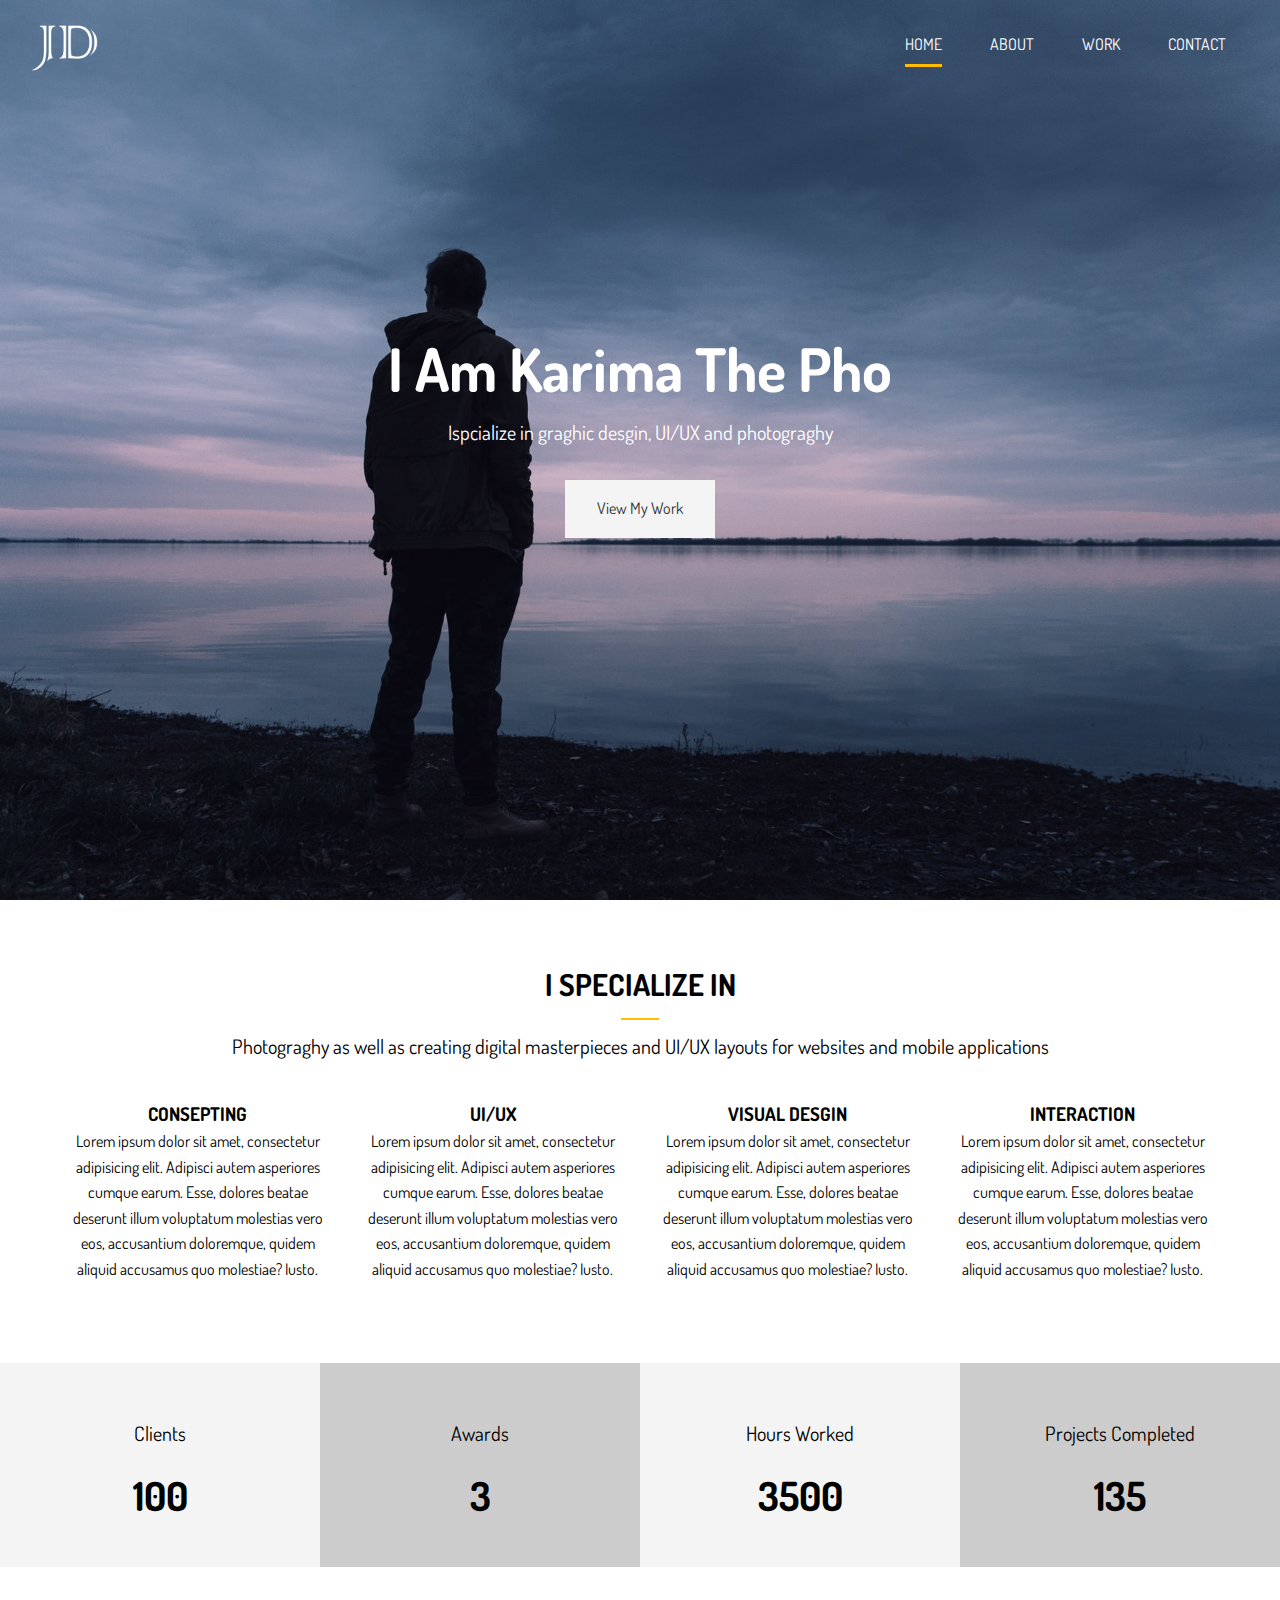
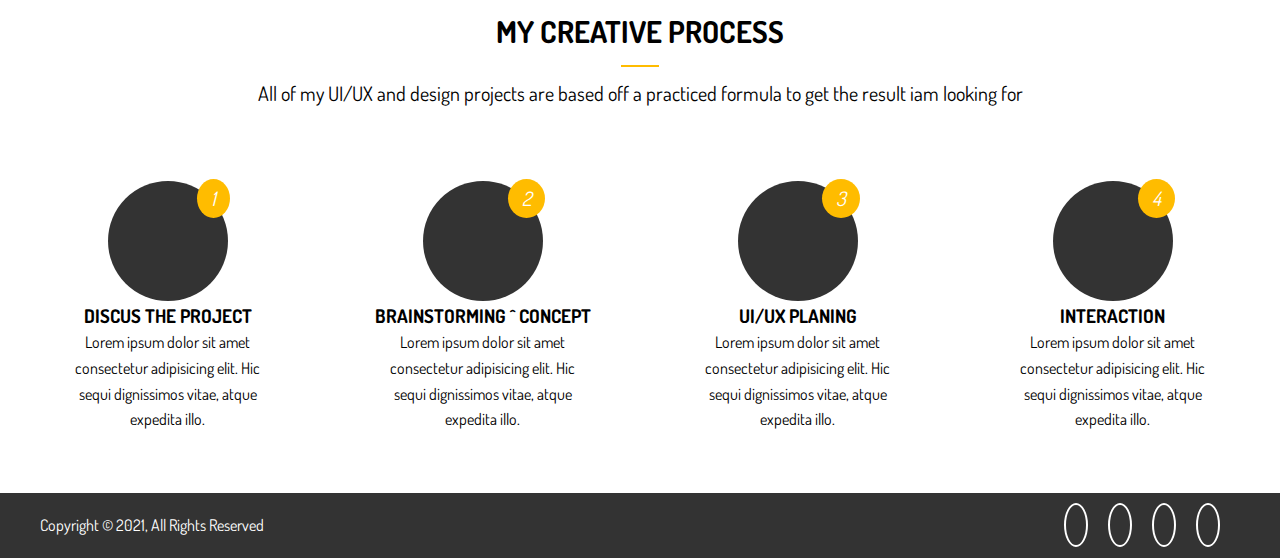
<file: index.html>
<!DOCTYPE html>
<html lang="en">

<head>
    <meta charset="UTF-8">
    <meta name="viewport" content="width=device-width, initial-scale=1.0">

    <link rel="stylesheet" href="./style.css">
    <link rel="stylesheet" href="https://pro.fontawesome.com/releases/v5.10.0/css/all.css"
        integrity="sha384-AYmEC3Yw5cVb3ZcuHtOA93w35dYTsvhLPVnYs9eStHfGJvOvKxVfELGroGkvsg+p" crossorigin="anonymous" />
    <link rel="preconnect" href="https://fonts.googleapis.com">
    <link rel="preconnect" href="https://fonts.gstatic.com" crossorigin>
    <link href="https://fonts.googleapis.com/css2?family=Dosis:wght@200;400;500&display=swap" rel="stylesheet">
    <title> karima diaa | Web Developer</title>
</head>

<body>
    <header class="container">
        <nav class="content">
            <img src="./imag/logo.png" alt="photo" id="logo">
            <ul>
                <li><a href="./index.html" class="active">HOME</a></li>
                <li><a href="./about.html">ABOUT</a></li>
                <li><a href="./work.html">WORK</a></li>
                <li><a href="./contact.html">CONTACT</a></li>
            </ul>
        </nav>
        <div class="hedding head">
            <h1>I Am Karima The <span class="txt-type" data-wait="3000"
                    data-words='["Photographer","Desginer","UI/UX Dev"]'></span></h1>
            <p class="par-1">Ispcialize in graghic desgin, UI/UX and photograghy </p>
            <a href="./work.html" class="ptn-1 ptn">View My Work </a>
        </div>
    </header>
    <section class="part-a m-x">
        <div class="home">
            <div class="part-1">
                <h2>I SPECIALIZE IN</h2>
                <div class="line"></div>
                <p class="par-1">Photograghy as well as creating digital masterpieces and UI/UX layouts for websites and
                    mobile applications</p>
            </div>

            <div class="group-1">
                <div class="group-a">
                    <i class="fas fa-file-alt fa-2x"></i>
                    <h3>CONSEPTING</h3>
                    <p>Lorem ipsum dolor sit amet, consectetur adipisicing elit. Adipisci autem asperiores cumque earum.
                        Esse, dolores beatae deserunt illum voluptatum molestias vero eos, accusantium doloremque,
                        quidem aliquid accusamus quo molestiae? Iusto.</p>
                </div>
                <div class="group-a">
                    <i class="fas fa-desktop fa-2x"></i>
                    <h3>UI/UX</h3>
                    <p>Lorem ipsum dolor sit amet, consectetur adipisicing elit. Adipisci autem asperiores cumque earum.
                        Esse, dolores beatae deserunt illum voluptatum molestias vero eos, accusantium doloremque,
                        quidem aliquid accusamus quo molestiae? Iusto.</p>
                </div>
                <div class="group-a">
                    <i class="fas fa-object-ungroup fa-2x"></i>
                    <h3>VISUAL DESGIN</h3>
                    <p>Lorem ipsum dolor sit amet, consectetur adipisicing elit. Adipisci autem asperiores cumque earum.
                        Esse, dolores beatae deserunt illum voluptatum molestias vero eos, accusantium doloremque,
                        quidem aliquid accusamus quo molestiae? Iusto.</p>
                </div>
                <div class="group-a">
                    <i class="fas fa-thumbs-up fa-2x"></i>
                    <h3>INTERACTION</h3>
                    <p>Lorem ipsum dolor sit amet, consectetur adipisicing elit. Adipisci autem asperiores cumque earum.
                        Esse, dolores beatae deserunt illum voluptatum molestias vero eos, accusantium doloremque,
                        quidem aliquid accusamus quo molestiae? Iusto.</p>
                </div>
            </div>
        </div>
    </section>
    <section class="part-b">
        <div class="back-light " id="center">
            <ul>
                <li><i class="fas fa-users fa-3x "></i></li>
                <li class="title">Clients</li>
                <li class="bold">100</li>
            </ul>
        </div>
        <div class="back-gray" id="center">
            <ul>
                <li><i class="fas fa-award fa-3x "></i></li>
                <li class="title">Awards</li>
                <li class="bold">3</li>
            </ul>
        </div>
        <div class="back-light" id="center">
            <ul>
                <li><i class="fas fa-hourglass-start fa-3x "></i></li>
                <li class="title">Hours Worked</li>
                <li class="bold">3500</li>
            </ul>
        </div>
        <div class="back-gray" id="center">
            <ul>
                <li><i class="fas fa-code-branch fa-3x "></i></li>
                <li class="title">Projects Completed</li>
                <li class="bold">135</li>
            </ul>
        </div>
    </section>
    <section class="home">
        <div class="part-1">
            <h2>MY CREATIVE PROCESS</h2>
            <div class="line"></div>
            <p class="par-1">All of my UI/UX and design projects are based off a practiced formula to get the result iam
                looking for</p>
        </div>
        <div class="project">
            <div class="d-flex">
                <div class="circle">
                    <i class="fas fa-file-alt fa-4x ">
                        <div class="count">1</div>
                    </i>
                </div>
                <h3>DISCUS THE PROJECT</h3>
                <p>Lorem ipsum dolor sit amet consectetur adipisicing elit. Hic sequi dignissimos vitae, atque expedita
                    illo.</p>
            </div>

            <div class="d-flex">
                <div class="circle">
                    <i class="fas fa-desktop fa-4x ">
                        <div class="count">2</div>
                    </i>
                </div>
                <h3>BRAINSTORMING ^ CONCEPT</h3>
                <p>Lorem ipsum dolor sit amet consectetur adipisicing elit. Hic sequi dignissimos vitae, atque expedita
                    illo.</p>
            </div>
            <div class="d-flex">
                <div class="circle">
                    <i class="fas fa-object-ungroup fa-4x ">
                        <div class="count">3</div>
                    </i>
                </div>
                <h3>UI/UX PLANING</h3>
                <p>Lorem ipsum dolor sit amet consectetur adipisicing elit. Hic sequi dignissimos vitae, atque expedita
                    illo.</p>
            </div>
            <div class="d-flex">
                <div class="circle">
                    <i class="fas fa-thumbs-up fa-4x ">
                        <div class="count">4</div>
                    </i>
                </div>
                <h3>INTERACTION</h3>
                <p>Lorem ipsum dolor sit amet consectetur adipisicing elit. Hic sequi dignissimos vitae, atque expedita
                    illo.</p>
            </div>
        </div>
    </section>
    <footer class="main-footer">
        <div class="footer-content m-x">
            <p>Copyright © 2021, All Rights Reserved</p>
            <div class="social">
                <i class="fab fa-twitter"></i>
                <i class="fab fa-facebook"></i>
                <i class="fab fa-youtube"></i>
                <i class="fab fa-instagram"></i>
            </div>
        </div>
    </footer>
    <script src="./typewriter.js"></script>
</body>

</html>
</file>
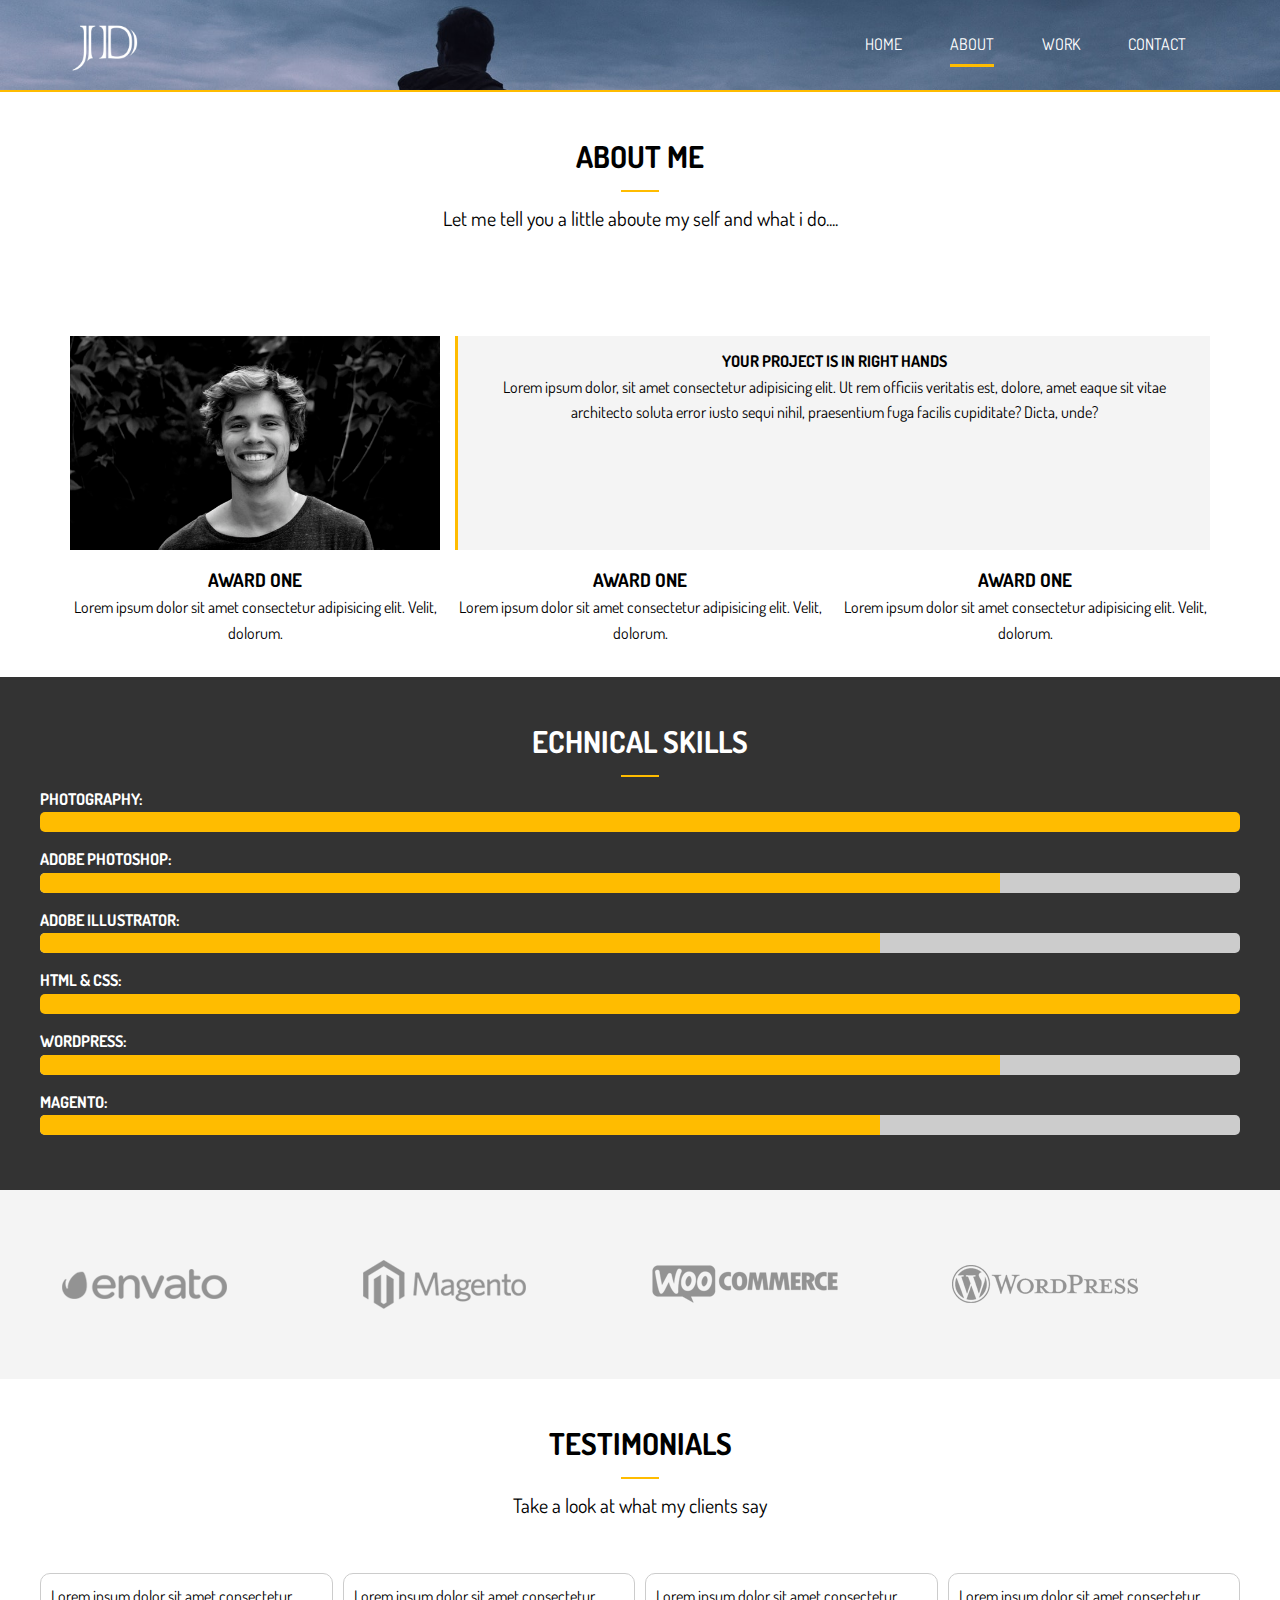
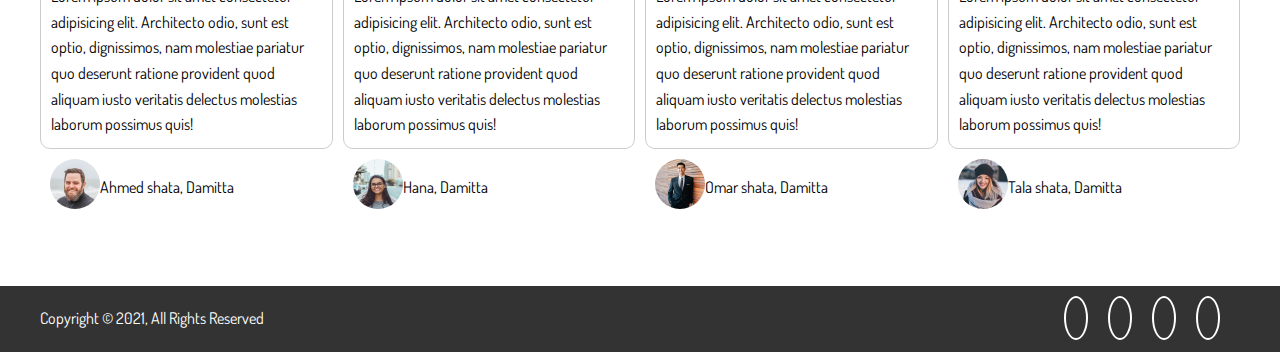
<file: about.html>
<!DOCTYPE html>
<html lang="en">

<head>
    <meta charset="UTF-8">
    <meta name="viewport" content="width=device-width, initial-scale=1.0">
    <link rel="stylesheet" href="./style.css">
    <link rel="stylesheet" href="https://pro.fontawesome.com/releases/v5.10.0/css/all.css"
        integrity="sha384-AYmEC3Yw5cVb3ZcuHtOA93w35dYTsvhLPVnYs9eStHfGJvOvKxVfELGroGkvsg+p" crossorigin="anonymous" />
    <link rel="preconnect" href="https://fonts.googleapis.com">
    <link rel="preconnect" href="https://fonts.gstatic.com" crossorigin>
    <link href="https://fonts.googleapis.com/css2?family=Dosis:wght@200;400;500&display=swap" rel="stylesheet">
    <title> about me | Web Developer</title>

</head>

<body>
    <header class="logo">
        <nav class="content m-x">
            <img src="./imag/logo.png" alt="photo" id="logo">
            <ul>
                <li><a href="./index.html">HOME</a></li>
                <li><a href="./about.html" class="active">ABOUT</a></li>
                <li><a href="./work.html">WORK</a></li>
                <li><a href="./contact.html">CONTACT</a></li>
            </ul>
        </nav>
    </header>
    <section>
        <div class="home m-2">
            <div class="part-1">
                <h2>ABOUT ME</h2>
                <div class="line"></div>
                <p class="par-1">Let me tell you a little aboute my self and what i do....</p>
            </div>
    </section>
    <section class="m-w">
        <div class="gr-1 m-x">
            <img src="./imag/about.jpg" alt="" class="image">
            <div class="im-2">
                <h4>YOUR PROJECT IS IN RIGHT HANDS</h4>
                <p>Lorem ipsum dolor, sit amet consectetur adipisicing elit. Ut rem officiis veritatis est, dolore, amet
                    eaque sit vitae architecto soluta error iusto sequi nihil, praesentium fuga facilis cupiditate?
                    Dicta, unde?</p>
            </div>

            <div class="award-1 awa">
                <i class="fas fa-award fa-3x icon"></i>
                <h3>AWARD ONE</h3>
                <p>Lorem ipsum dolor sit amet consectetur adipisicing elit. Velit, dolorum.</p>
            </div>

            <div class="award-2 awa">
                <i class="fas fa-award fa-3x icon"></i>
                <h3>AWARD ONE</h3>
                <p>Lorem ipsum dolor sit amet consectetur adipisicing elit. Velit, dolorum.</p>
            </div>

            <div class="award-3 awa">
                <i class="fas fa-award fa-3x icon"></i>
                <h3>AWARD ONE</h3>
                <p>Lorem ipsum dolor sit amet consectetur adipisicing elit. Velit, dolorum.</p>
            </div>
        </div>
    </section>
    <section class="progress-1 ">
        <div class="home m-2 m-x m-r">
            <div class="part-1">
                <h2>ECHNICAL SKILLS</h2>
                <div class="line"></div>

            </div>
            <h4>photography:</h4>
            <div class="progress">
                <div style="width: 100%"></div>
            </div>
            <h4>Adobe Photoshop:</h4>
            <div class="progress">
                <div style="width: 80%"></div>
            </div>
            <h4>Adobe Illustrator:</h4>
            <div class="progress">
                <div style="width: 70%"></div>
            </div>

            <h4>HTML & CSS:</h4>
            <div class="progress">
                <div style="width: 100%"></div>
            </div>

            <h4>Wordpress:</h4>
            <div class="progress">
                <div style="width:80%"></div>
            </div>

            <h4>Magento:</h4>
            <div class="progress">
                <div style="width:70%"></div>
    </section>
    <section class="about">
        <div class="m-x">
            <img src="./imag/logo-envato.png" alt="">
            <img src="./imag/logo-magento.png" alt="">
            <img src="./imag/logo-woocommerce.png " alt="">
            <img src="./imag/logo-wordpress.png" alt="">
        </div>
    </section>
    <section>
        <div class="home m-2">
            <div class="part-1">
                <h2>TESTIMONIALS</h2>
                <div class="line"></div>
                <p class="par-1">Take a look at what my clients say</p>
            </div>
            <div class="part-b m-x gg">
                <div class="persons">
                    <p>Lorem ipsum dolor sit amet consectetur adipisicing elit. Architecto odio, sunt est optio,
                        dignissimos, nam molestiae pariatur quo deserunt ratione provident quod aliquam iusto veritatis
                        delectus molestias laborum possimus quis!</p>
                    <ul class="f-x">
                        <li> <img src="./imag/person1.jpg" alt=""></li>
                        <li>Ahmed shata, Damitta</li>
                    </ul>

                </div>
                <div class="persons">
                    <p>Lorem ipsum dolor sit amet consectetur adipisicing elit. Architecto odio, sunt est optio,
                        dignissimos, nam molestiae pariatur quo deserunt ratione provident quod aliquam iusto veritatis
                        delectus molestias laborum possimus quis!</p>
                    <ul class="f-x">
                        <li> <img src="./imag/person2.jpg" alt=""></li>
                        <li>Hana, Damitta</li>
                    </ul>
                </div>
                <div class="persons">
                    <p>Lorem ipsum dolor sit amet consectetur adipisicing elit. Architecto odio, sunt est optio,
                        dignissimos, nam molestiae pariatur quo deserunt ratione provident quod aliquam iusto veritatis
                        delectus molestias laborum possimus quis!</p>
                    <ul class="f-x">
                        <li> <img src="./imag/person3.jpg" alt=""></li>
                        <li> Omar shata, Damitta</li>
                    </ul>
                </div>
                <div class="persons">
                    <p>Lorem ipsum dolor sit amet consectetur adipisicing elit. Architecto odio, sunt est optio,
                        dignissimos, nam molestiae pariatur quo deserunt ratione provident quod aliquam iusto veritatis
                        delectus molestias laborum possimus quis!</p>
                    <ul class="f-x">
                        <li> <img src="./imag/person4.jpg" alt=""></li>
                        <li> Tala shata, Damitta</li>
                    </ul>
                </div>
            </div>
    </section>
    <footer class="main-footer">
        <div class="footer-content m-x">
            <p>Copyright © 2021, All Rights Reserved</p>
            <div class="social">
                <i class="fab fa-twitter"></i>
                <i class="fab fa-facebook"></i>
                <i class="fab fa-youtube"></i>
                <i class="fab fa-instagram"></i>
            </div>
        </div>
    </footer>
</body>

</html>
</file>
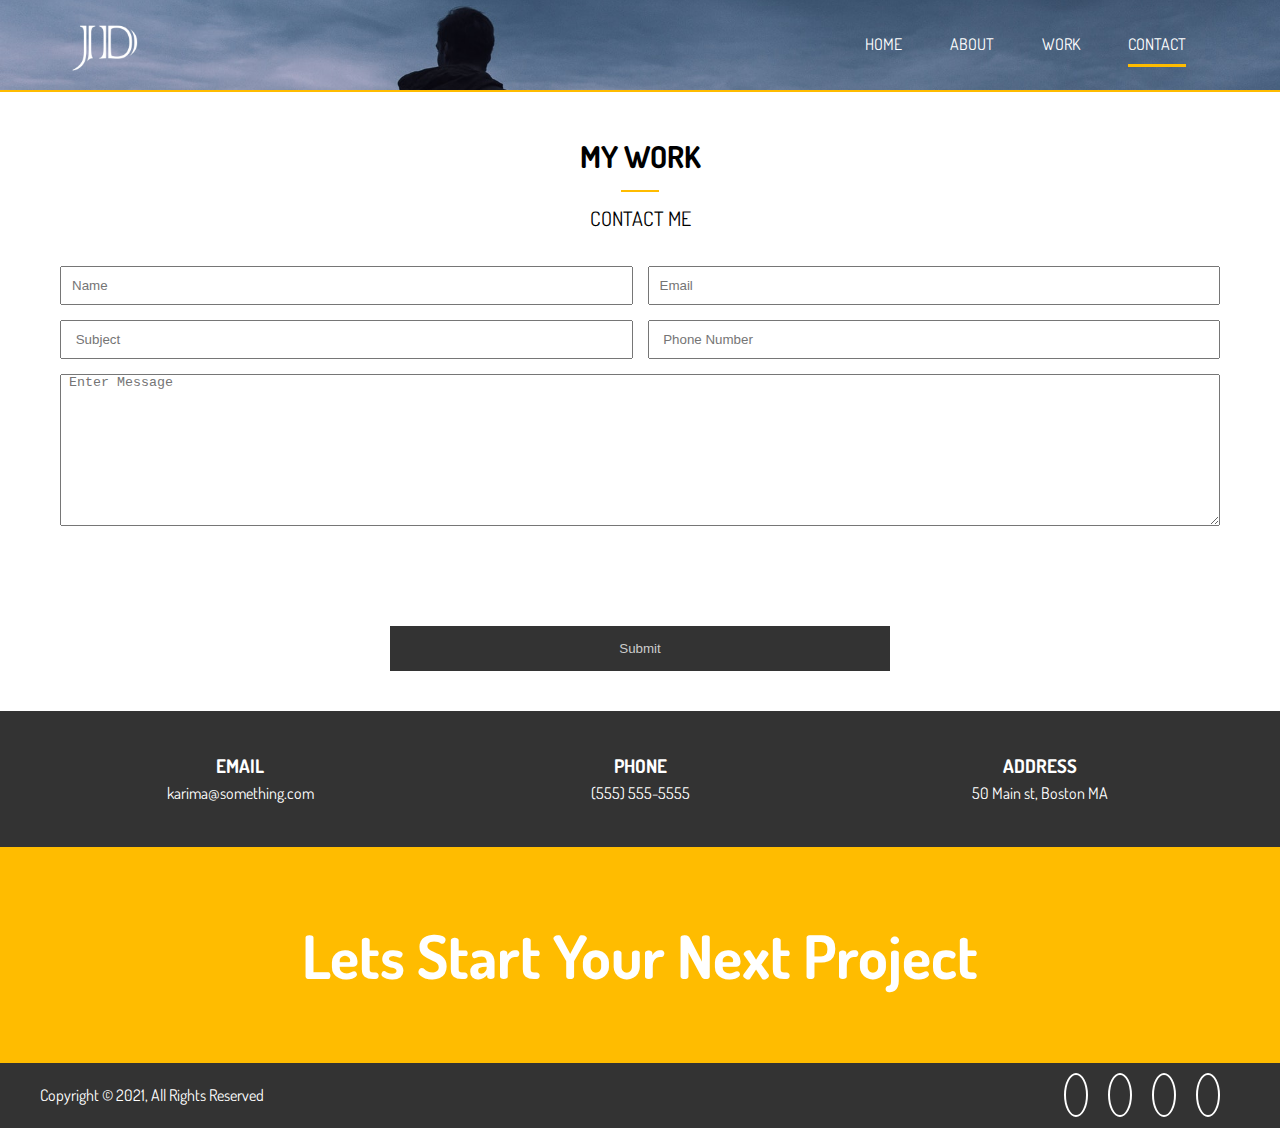
<file: contact.html>
<!DOCTYPE html>
<html lang="en">

<head>
    <meta charset="UTF-8">
    <meta name="viewport" content="width=device-width, initial-scale=1.0">
    <link rel="stylesheet" href="./style.css">
    <link rel="stylesheet" href="https://pro.fontawesome.com/releases/v5.10.0/css/all.css"
        integrity="sha384-AYmEC3Yw5cVb3ZcuHtOA93w35dYTsvhLPVnYs9eStHfGJvOvKxVfELGroGkvsg+p" crossorigin="anonymous" />
    <link rel="preconnect" href="https://fonts.googleapis.com">
    <link rel="preconnect" href="https://fonts.gstatic.com" crossorigin>
    <link href="https://fonts.googleapis.com/css2?family=Dosis:wght@200;400;500&display=swap" rel="stylesheet">
    <title> contact me| Web Developer</title>

</head>

<body>
    <header class="logo">
        <nav class="content m-x">
            <img src="./imag/logo.png" alt="photo" id="logo">
            <ul>
                <li><a href="./index.html">HOME</a></li>
                <li><a href="./about.html">ABOUT</a></li>
                <li><a href="./work.html">WORK</a></li>
                <li><a href="./contact.html" class="active">CONTACT</a></li>
            </ul>
        </nav>
    </header>
    <section class="part-a m-x">
        <div class="part-1">
            <h2>MY WORK</h2>
            <div class="line"></div>
            <p class="par-1"> CONTACT ME</p>
        </div>
        <form action="">
            <div class="contact">
                <input type="text" placeholder="Name" name="name" class="name">
                <input type="email" placeholder="Email" name="Email" class="e-mail">
                <input type="text" placeholder=" Subject" name=" Subject" class="subjet">
                <input type="number" placeholder=" Phone Number" name=" Phone Number" class="phone">
                <textarea name=" Message" id="" cols="30" rows="10" placeholder=" Enter Message"
                    class="Message"></textarea>
            </div>
            <div>
                <button class="ptn" type="submit"> Submit</button>
            </div>

        </form>
    </section>
    <section class="main-footer">
        <div class="contact-2">
            <div>
                <i class="fas fa-envelope fa-2x"></i>
                <h3>EMAIL</h3>
                <p>karima@something.com</p>
            </div>
            <div>
                <i class="fas fa-phone fa-2x"></i>
                <h3>PHONE</h3>
                <p>(555) 555-5555</p>
            </div>
            <div>
                <i class="fas fa-address-card fa-2x"></i>
                <h3>ADDRESS</h3>
                <p>50 Main st, Boston MA</p>
            </div>
        </div>
    </section>
    <section>
        <div class="hedding back-y">
            <h1>Lets Start Your Next Project</h1>
        </div>
    </section>
    <footer class="main-footer">
        <div class="footer-content m-x">
            <p>Copyright © 2021, All Rights Reserved</p>
            <div class="social">
                <i class="fab fa-twitter"></i>
                <i class="fab fa-facebook"></i>
                <i class="fab fa-youtube"></i>
                <i class="fab fa-instagram"></i>
            </div>
        </div>
    </footer>
</file>
<file: style.css>
* {
    box-sizing: border-box;
    margin: 0;
    padding: 0;
}

body {
    font-family: "Dosis", sans-serif;
    line-height: 1.6;
}

.container {
    background: url(./about-logos/showcase.jpg) no-repeat center center/cover;
    height: 100vh;

}

.logo {
    background: url(./about-logos/showcase.jpg) no-repeat center 30%/cover;
    border-bottom: 2px solid #ffbc00;
}

.content ul {
    display: flex;
    justify-content: space-evenly;
    overflow: hidden;
    text-align: center;
    align-items: center;




}

.d-flex {
    display: flex;
    flex-direction: column;
    justify-content: center;
    align-items: center;
}

.m-2 {
    margin: 20px;
}

ul {
    list-style: none;
}

.content ul li {
    padding: 16px 24px;
}

.content ul li a {
    padding-bottom: 10px;
    text-decoration: none;
    color: white;

}

.m-x {
    max-width: 1200px;
}

.content {
    display: flex;
    justify-content: space-between;
    padding: 10px 30px;
    margin: auto;

}

#logo {
    height: 70px;
}

.active {
    border-bottom: 3px solid #ffbc00 !important;
}

.content ul li a {
    border-bottom: 3px transparent solid;
    transition: border-color 0.5s;
    -webkit-transition: border-color 0.5s;
    -moz-transition: border-color 0.5s;
    -ms-transition: border-color 0.5s;
    -o-transition: border-color 0.5s;
}

.content ul li a:hover {
    border-color: #ccc;
    cursor: pointer;
}

.head {
    padding-top: 18%;
}

.hedding {
    margin: auto;
    display: flex;
    flex-direction: column;
    align-items: center;
    justify-content: center;

    color: white;
}

h1 {
    font-size: 60px;
}

.par-1 {
    font-size: 20px;
    margin-bottom: 32px;
}

.ptn-1 {
    color: #333;
    background-color: #f4f4f4;
    text-decoration: none;
    padding: 16px 32px;
    transition: background-color 0.5s;
    -webkit-transition: background-color 0.5s;
    -moz-transition: background-color 0.5s;
    -ms-transition: background-color 0.5s;
    -o-transition: background-color 0.5s;
}

.ptn:hover {
    background-color: #ffbc00;
}

.part-1 {
    display: flex;
    flex-direction: column;
    justify-content: center;
    align-items: center;
}

.line {
    background-color: #ffbc00;
    height: 2px;
    width: 38px;
    margin-bottom: 10px;
}

.home,
.part-b {
    padding: 20px 0px;
}

.part-a,
#center,
.project {
    padding: 40px 20px;
    text-align: center;
}

.part-a {
    margin: auto;
}

h2 {
    padding-bottom: 10px;
    font-size: 30px;
}

.group-1 .fas {
    color: #ffbc00;
    padding-bottom: 5px;
}

.group-1,
.project {
    display: grid;
    grid-template-columns: repeat(4, 1fr);
    gap: 20px;
    margin: auto;
}

.group-a {
    display: flex;
    flex-direction: column;
    justify-content: center;
    align-items: center;
}

.part-b {
    display: grid;
    grid-template-columns: repeat(4, 1fr);
    margin: auto;
}

.center {
    display: flex;
    flex-direction: column;

}

.bold {
    font-size: 40px;
    font-weight: 700;
}

.title {
    padding: 10px;
    font-size: 20px;
    line-height: 2;
}

.back-light {
    background: #f4f4f4;
}

.back-gray {
    background: #ccc;
}

.project .circle {
    background: #333;
    border-radius: 50%;
    color: #fff;
    padding: 27px;
    height: 120px;
    width: 120px;
    line-height: 70px;
    text-align: center;
    position: relative;
    transition: all 1s;
    margin: auto;
}

.count {

    background-color: #ffbc00;
    border-radius: 50%;
    -webkit-border-radius: 50%;
    -moz-border-radius: 50%;
    -ms-border-radius: 50%;
    -o-border-radius: 50%;
    text-align: center;
    font-size: 20px;
    position: absolute;
    padding: 12px 14px;
    text-align: center;
    line-height: 15px;
    top: -2px;
    right: -2px;


}

.project p {
    max-width: 200px;
}

.circle:hover {
    height: 140px;
    width: 140px;
    line-height: 90px;
    background-color: #ffbc00;
}

.circle:hover .count {
    background-color: #333;
}

.main-footer {
    background-color: #333;
    color: #ffffff;
    padding: 20px;


}

.footer-content {
    display: flex;
    justify-content: space-between;
    margin: auto;
}

.social .fab {
    border: 2px solid white;
    border-radius: 50%;
    -webkit-border-radius: 50%;
    -moz-border-radius: 50%;
    -ms-border-radius: 50%;
    -o-border-radius: 50%;
    margin-right: 20px;
    padding: 10px;
}

.social .fab:hover {
    background-color: #ffbc00;
}

.gr-1 {
    display: grid;
    grid-template-areas: "one two two"
        "three four five";
    gap: 15px;
    padding: 30px;
    margin: auto;
}

.image {
    grid-area: one;
}

.im-2 {
    grid-area: two;
    background: #f4f4f4;
    color: #000;
    border-left: 3px solid #ffbc00;
    text-align: center;
    padding: 13px;

}

.award-1 {
    grid-area: three;
}

.award-2 {
    grid-area: four;
}

.award-3 {
    grid-area: five;
}

.icon {
    color: #ffbc00;
}

.image {
    width: 100%;
}

.awa {
    display: flex;
    justify-content: center;
    flex-direction: column;
    text-align: center;
    align-items: center;
}

.about div {
    display: grid;
    grid-template-columns: repeat(4, 1fr);
    margin: auto;
    gap: 20px;
    padding: 70px 10px;
}

.about {
    background: rgb(244, 244, 244);

}

.f-x img {
    border-radius: 50%;
    -webkit-border-radius: 50%;
    -moz-border-radius: 50%;
    -ms-border-radius: 50%;
    -o-border-radius: 50%;
    width: 50px;
}

.f-x {
    display: flex;
    padding: 10px;
    align-items: center;
}

.persons p {
    border: 1px solid rgb(204, 204, 204);
    border-radius: 10px;
    -webkit-border-radius: 10px;
    -moz-border-radius: 10px;
    -ms-border-radius: 10px;
    -o-border-radius: 10px;
    padding: 10px;
}

.gg {
    gap: 10px;
}

.items {
    display: grid;
    grid-template-rows: repeat(3, 1fr);
    grid-template-columns: repeat(3, 1fr);
    box-shadow: 0 0 10px 0 rgba(0, 0, 0, 0.3);

}

.item {
    position: relative;
    ;
    transition: all 1s;
    -webkit-transition: all 1s;
    -moz-transition: all 1s;
    -ms-transition: all 1s;
    -o-transition: all 1s;
    overflow: hidden;
}

.item img {
    width: 100%;
}

.item-text {
    position: absolute;
    bottom: 0px;
    position: absolute;
    z-index: 1;
    top: 0px;
    text-align: center;
    margin: auto;
    left: 0;
    right: 0;
    display: flex;
    justify-content: center;
    flex-direction: column;
    align-items: center;
    color: white;
    opacity: 0;
    transition: opacity 2s;
    -webkit-transition: opacity 2s;
    -moz-transition: opacity 2s;
    -ms-transition: opacity 2s;
    -o-transition: opacity 2s;
}

.item:hover img {
    transform: scale(1.2);
    -webkit-transform: scale(1.2);
    -moz-transform: scale(1.2);
    -ms-transform: scale(1.2);
    -o-transform: scale(1.2);

}

.item:hover .item-text {
    opacity: 1;
    z-index: 3;

}

.item::after {
    content: "";
    background-color: #ffbc00;
    opacity: 0.9;
    position: absolute;
    z-index: 2;
    width: 100%;
    height: 100%;
    top: 0;
    right: 0;
    transform: scale(2) translateX(-75%) translateY(-75%) rotate(-28deg);
    transition: transform 3s cubic-bezier(0.2, 1, 0.3, 1);
}

.item:hover::after {
    transform: scale(2) translateX(0) translateY(0) rotate(-28deg);
}

.contact {
    display: grid;
    grid-template-areas: "one two" "three four"
        "five five";
    gap: 15px;
    margin-bottom: 100px;
}

.name {
    grid-area: one;
}

.e-mail {
    grid-area: two;
}

.subject {
    grid-area: three;
}

.phone {
    grid-area: four;
}

.Message {
    grid-area: five;
}

input {
    padding: 10px;
}

form button {
    margin: auto;
    background-color: #333;
    width: 500px;
    border: none;
    padding: 15px;
    color: #ccc;
}

.contact-2 {
    display: grid;
    grid-template-columns: repeat(3, 1fr);
    margin: auto;
    text-align: center;
    padding: 20px;
}

.back-y {
    background-color: #ffbc00;
    text-align: center;
    padding: 60px;
}

.progress {
    background-color: #ccc;
    color: #ccc;
    height: 20px;
    margin-bottom: 15px;
    border-radius: 5px;
    -webkit-border-radius: 5px;
    -moz-border-radius: 5px;
    -ms-border-radius: 5px;
    -o-border-radius: 5px;
    overflow: hidden;
}

.progress div {
    background-color: #ffbc00;
    height: 100%;
}

.progress-1 {
    background-color: #333;
    color: white;
    padding: 20px;
}

.m-r {
    margin: auto;
}

h4 {
    text-transform: uppercase;
}

@media (max-width: 500px) {
    .hedding {
        display: none;
    }

    .container {
        height: 30vh;
        border-bottom: 2px solid #ffbc00;

    }

    #logo {
        margin: auto;
        display: flex;
    }

    .content {
        display: block;
    }

    .group-1,
    .part-b,
    .project {
        display: block;
        padding: 0px;
    }

    .par-1 {
        text-align: center;
    }

    .project p {
        max-width: 500px;
        margin-bottom: 10px;
    }

    .footer-content {
        flex-direction: column;
        align-items: center;
        justify-content: center;
    }

    .social {
        margin-top: 10px;
    }

    .gr-1 {

        grid-template-areas: "one"
            "two "
            "three"
            " four"
            " five";
    }

    .social .fab {

        margin-right: 10px;
    }

    .about div {
        display: none;
    }

    .home {
        padding: 5px;
        text-align: center;
    }

    .items {
        grid-template-columns: 1fr;
    }

    form button {
        max-width: 200px;
    }

    .contact {
        display: grid;
        grid-template-areas:
            "one "
            "two"
            "three"
            "four"
            "five";
    }

    .contact-2 {

        grid-template-columns: 1fr;

    }

    .contact-2 div {
        border-bottom: 1px solid #555;
        padding-bottom: 1rem;
        margin-bottom: 1rem;
    }


    .content ul li {
        padding: 28px 10px;
    }
}
</file>
